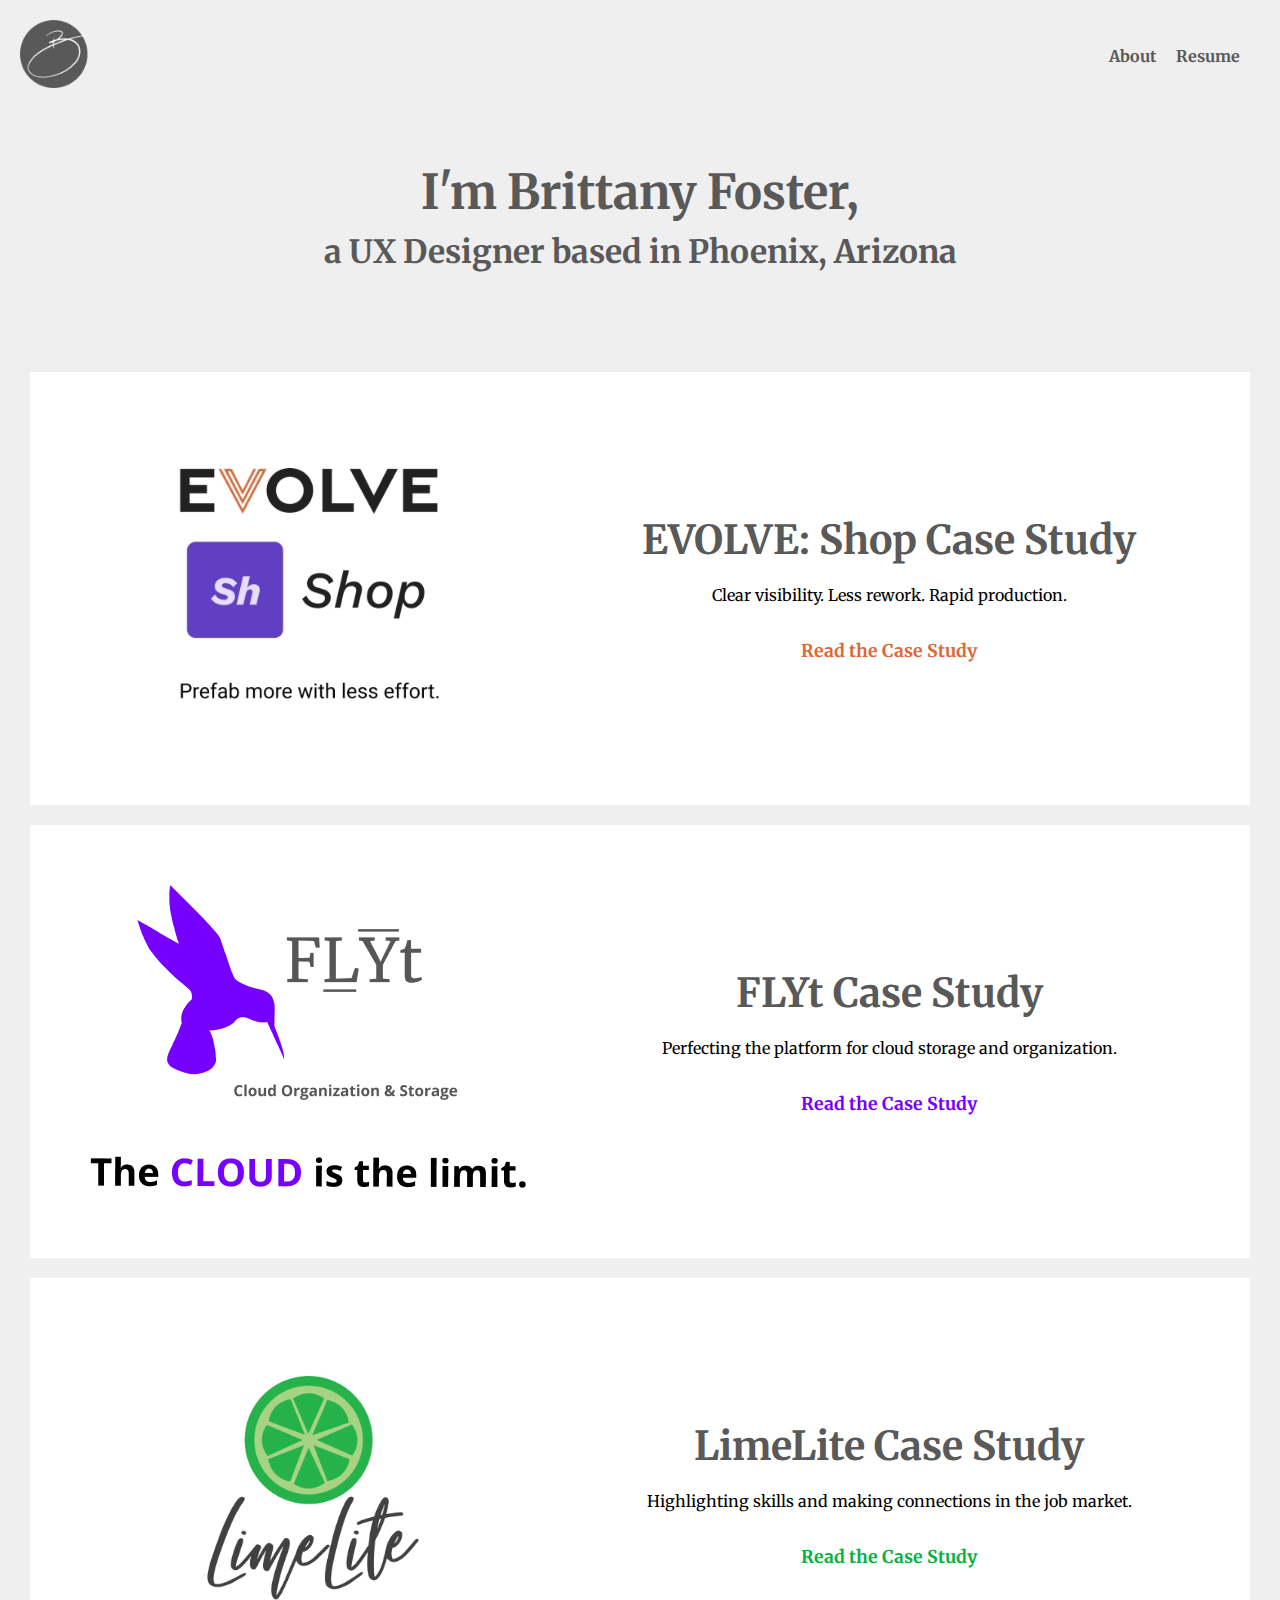
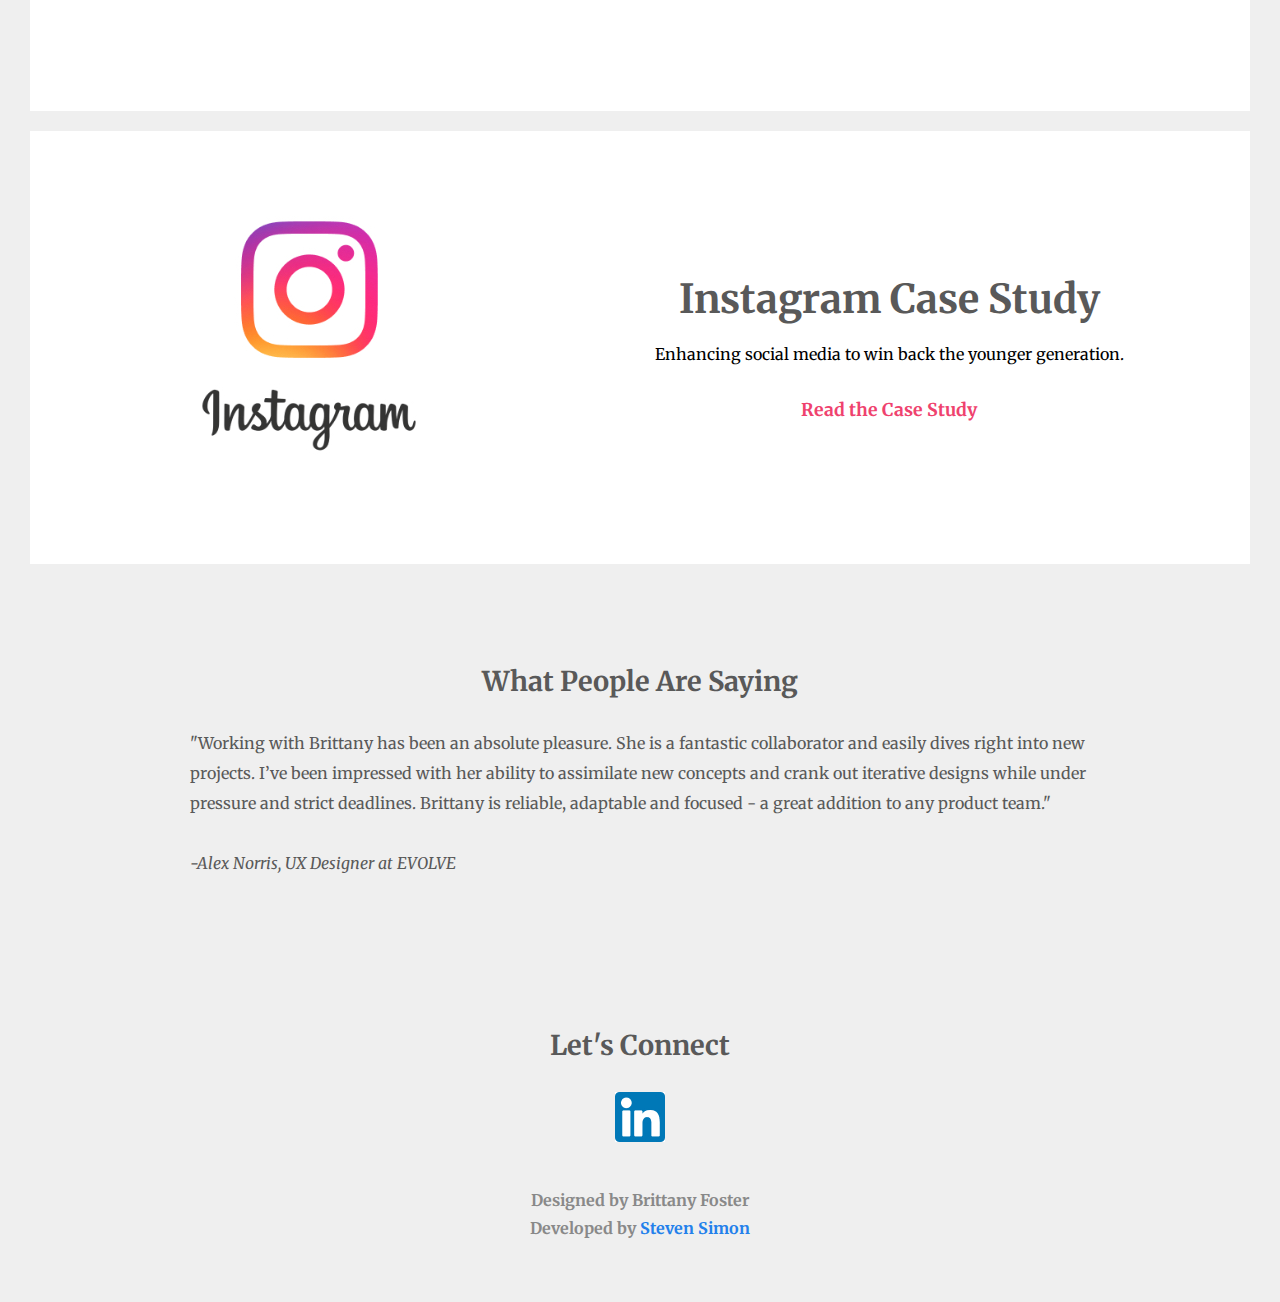
<file: index.html>
<!doctype html><html lang=""><head><meta charset="utf-8"><meta http-equiv="X-UA-Compatible" content="IE=edge"><meta name="viewport" content="width=device-width,initial-scale=1"><link rel="icon" href="/favicon.ico"><title>Brittany Foster</title><script defer="defer" src="/js/chunk-vendors.eaef3380.js"></script><script defer="defer" src="/js/app.fd3a3fbe.js"></script><link href="/css/app.c454c79a.css" rel="stylesheet"></head><body><noscript><strong>We're sorry but brittany-foster-2023 doesn't work properly without JavaScript enabled. Please enable it to continue.</strong></noscript><div id="app"></div></body></html>
</file>
<file: css/app.c454c79a.css>
@import url(https://fonts.googleapis.com/css2?family=Merriweather:wght@400;700&display=swap);.card[data-v-3f071738]{display:flex;flex-direction:row;background-color:#fff;justify-content:center;align-items:center;max-width:1300px;margin:20px auto;padding:30px;box-sizing:border-box}.card img[data-v-3f071738]{flex:1;padding:30px;width:100%}.card .text[data-v-3f071738]{flex:3;text-align:center}h2[data-v-3f071738]{font-size:2.5em}p[data-v-3f071738]{font-size:1em;color:#000;margin-top:20px}#next[data-v-3f071738]{text-decoration:none;display:block;margin-top:35px;font-size:1.1em;font-weight:700}#next[data-v-3f071738]:hover{filter:brightness(.6);transition:.4s}@media only screen and (max-width:900px){.card[data-v-3f071738]{display:flex;flex-direction:column}h2[data-v-3f071738]{font-size:1.5em}p[data-v-3f071738]{font-size:.9em}#next[data-v-3f071738]{font-size:1em}}.intro[data-v-7d56f59c]{text-align:center;font-weight:700;margin-top:50px;padding:0 30px;box-sizing:border-box}h1[data-v-7d56f59c]{font-size:3em}h2[data-v-7d56f59c]{font-size:2em;margin-top:10px}h4[data-v-7d56f59c]{font-size:1.7em;margin-top:50px}.cards[data-v-7d56f59c]{margin:100px 30px}.slides[data-v-7d56f59c]{margin:30px auto;max-width:1000px;line-height:30px;text-align:left;transition:.5s;padding:0 50px;box-sizing:border-box}.slide-text[data-v-7d56f59c]{transition:.5s;height:auto;min-height:250px;position:relative;animation:animateleft-7d56f59c .4s}#linkedin[data-v-7d56f59c]{padding:30px;box-sizing:border-box}#linkedin[data-v-7d56f59c]:hover{cursor:pointer}.slides[data-v-7d56f59c]{display:flex;flex-direction:column}.slide-text[data-v-7d56f59c]{display:none}.slide-text.active[data-v-7d56f59c]{display:block}@keyframes animateleft-7d56f59c{0%{left:-300px;opacity:0}to{left:0;opacity:1}}@media only screen and (max-width:700px){h1[data-v-7d56f59c]{font-size:2em}h2[data-v-7d56f59c]{font-size:1.3em;margin-top:5px}.slide-text[data-v-7d56f59c]{height:auto;min-height:350px}}.contentBlock[data-v-68e64bb2]{display:block;margin:30px;max-width:1000px;margin:auto}.contentBlock img[data-v-68e64bb2]{padding:30px 0;width:100%;max-width:950px;display:block;margin:auto}.contentBlock-flex img[data-v-68e64bb2]{padding:30px;max-width:450px}.contentBlock h1[data-v-68e64bb2]{text-align:center;font-size:2.5em}.contentBlock h2[data-v-68e64bb2]{font-size:2em}.contentBlock p[data-v-68e64bb2],.contentBlock-flex ul[data-v-68e64bb2]{font-size:1em;color:#000;padding:10px 30px;margin:30px auto;line-height:35px;text-align:left;box-sizing:border-box;flex-grow:1}.contentBlock ul[data-v-68e64bb2]{padding:10px 30px;margin:10px 20px;text-align:left;color:#000;line-height:35px;list-style-type:"- "}.contentBlock-flex-ending[data-v-68e64bb2],.contentBlock-flex[data-v-68e64bb2]{display:flex;flex-direction:row;padding:30px 0;box-sizing:border-box;justify-content:center}.contentBlock-flex-ending[data-v-68e64bb2]{align-items:center}.contentBlock-flex-ending>div[data-v-68e64bb2]:first-of-type{flex:1}.contentBlock-flex-ending>div[data-v-68e64bb2]:nth-of-type(2){flex:3}.contentBlock-flex div[data-v-68e64bb2]{width:50%;display:flex;flex-direction:column}h3[data-v-68e64bb2]{font-size:2em;margin-top:50px}h4[data-v-68e64bb2]{font-size:1.5em;margin-top:80px}h5[data-v-68e64bb2]{font-size:1.2em;margin-top:80px}.strengthWeaknessText[data-v-68e64bb2]{flex:1}.strengthWeaknessP[data-v-68e64bb2]{display:flex;flex-direction:column}@media only screen and (max-width:900px){.contentBlock[data-v-68e64bb2]{display:block;margin:20px}.contentBlock p[data-v-68e64bb2]{font-size:1em;color:#000;padding:10px;max-width:1000px;margin:30px auto;line-height:35px;text-align:left;box-sizing:border-box}.contentBlock-flex-ending[data-v-68e64bb2],.contentBlock-flex[data-v-68e64bb2]{display:flex;flex-direction:column}.contentBlock-flex div[data-v-68e64bb2],.contentBlock-flex-ending div[data-v-68e64bb2]{width:100%;flex:1}.contentBlock-flex img[data-v-68e64bb2]{padding:30px 0;max-width:none}}.intro[data-v-1e7349d7]{text-align:center;font-weight:700;margin-top:50px;padding:0 30px;box-sizing:border-box}h1[data-v-1e7349d7]{font-size:3em}h2[data-v-1e7349d7]{font-size:2em;margin-top:10px}h3[data-v-1e7349d7],h5[data-v-1e7349d7]{color:#db6939}.content[data-v-1e7349d7]{margin:100px 0 30px 0}#logo[data-v-1e7349d7]{max-width:500px}.project-text[data-v-1e7349d7]{padding:50px}video[data-v-1e7349d7]{width:100%}@media only screen and (max-width:700px){h1[data-v-1e7349d7]{font-size:2em}h2[data-v-1e7349d7]{font-size:1.3em;margin-top:5px}.project-text[data-v-1e7349d7]{padding:30px}}.intro[data-v-23f93d22]{text-align:center;font-weight:700;margin-top:50px;padding:0 30px;box-sizing:border-box}h1[data-v-23f93d22]{font-size:3em}h2[data-v-23f93d22]{font-size:2em;margin-top:10px}h3[data-v-23f93d22],h5[data-v-23f93d22]{color:#7600ff}.content[data-v-23f93d22]{margin:100px 0 30px 0}#logo[data-v-23f93d22]{max-width:500px}.project-text[data-v-23f93d22]{padding:50px}@media only screen and (max-width:700px){h1[data-v-23f93d22]{font-size:2em}h2[data-v-23f93d22]{font-size:1.3em;margin-top:5px}.project-text[data-v-23f93d22]{padding:30px}}.intro[data-v-2246b13e]{text-align:center;font-weight:700;margin-top:50px;padding:0 30px;box-sizing:border-box}h1[data-v-2246b13e]{font-size:3em}h2[data-v-2246b13e]{font-size:2em;margin-top:10px}h3[data-v-2246b13e],h5[data-v-2246b13e]{color:#05b342}.content[data-v-2246b13e]{margin:100px 0 30px 0}#logo[data-v-2246b13e]{max-width:500px}.project-text[data-v-2246b13e]{padding:50px}@media only screen and (max-width:700px){h1[data-v-2246b13e]{font-size:2em}h2[data-v-2246b13e]{font-size:1.3em;margin-top:5px}.project-text[data-v-2246b13e]{padding:30px}}.intro[data-v-7336ec09]{text-align:center;font-weight:700;margin-top:50px;padding:0 30px;box-sizing:border-box}h1[data-v-7336ec09]{font-size:3em}h2[data-v-7336ec09]{font-size:2em;margin-top:10px}h3[data-v-7336ec09],h5[data-v-7336ec09]{color:#ef426e}.content[data-v-7336ec09]{margin:100px 0 30px 0}#logo[data-v-7336ec09]{max-width:500px}.project-text[data-v-7336ec09]{padding:50px}@media only screen and (max-width:700px){h1[data-v-7336ec09]{font-size:2em}h2[data-v-7336ec09]{font-size:1.3em;margin-top:5px}.project-text[data-v-7336ec09]{padding:30px}}.intro[data-v-c053bb7c]{text-align:center;font-weight:700;margin-top:50px;padding:0 30px;box-sizing:border-box}h1[data-v-c053bb7c]{font-size:3em}p[data-v-c053bb7c]{padding:30px;box-sizing:border-box;text-align:left;max-width:1000px;margin:20px auto;line-height:30px}@keyframes animateleft-c053bb7c{0%{left:-300px;opacity:0}to{left:0;opacity:1}}@media only screen and (max-width:700px){h1[data-v-c053bb7c]{font-size:2em}}.intro[data-v-32248761]{text-align:center;font-weight:700;margin-top:50px;padding:0 30px;box-sizing:border-box}h1[data-v-32248761]{font-size:3em}#resume[data-v-32248761]{padding:30px 20px;box-sizing:border-box;width:100%;max-width:1000px}@keyframes animateleft-32248761{0%{left:-300px;opacity:0}to{left:0;opacity:1}}@media only screen and (max-width:700px){h1[data-v-32248761]{font-size:2em}}.menu[data-v-fbd406f8]{display:flex;flex-direction:row;justify-content:space-between;align-items:center}#logo[data-v-fbd406f8]{max-width:70px;width:100%;padding:20px}nav[data-v-fbd406f8]{display:flex;padding:30px;font-size:1em}nav .menuItem[data-v-fbd406f8]{padding:10px;font-weight:700;color:#595959;text-decoration:none}nav .menuItem[data-v-fbd406f8]:hover{color:#000;transition:.5s;cursor:pointer}*{margin:0;padding:0}body{background-color:#efefef}#app{font-family:Merriweather,serif;-webkit-font-smoothing:antialiased;-moz-osx-font-smoothing:grayscale;text-align:center;color:#595959}h6{padding:10px 20px 60px 20px;font-size:1em;line-height:28px;color:#898989}h6 a{text-decoration:none;color:#2380eb}h6 a:hover{filter:brightness(.6);transition:.4s}.animate-enter-active,.animate-leave-active{transition:opacity .5s ease-in-out,transform .5s ease}.animate-enter-active{transition-delay:.5s}.animate-enter,.animate-leave-to{opacity:0}.animate-enter{transform:translateX(-100px)}.animate-leave-to{transform:translateX(100px)}.animate-enter-to,.animate-leave{opacity:1;transform:translateX(0)}
</file>
